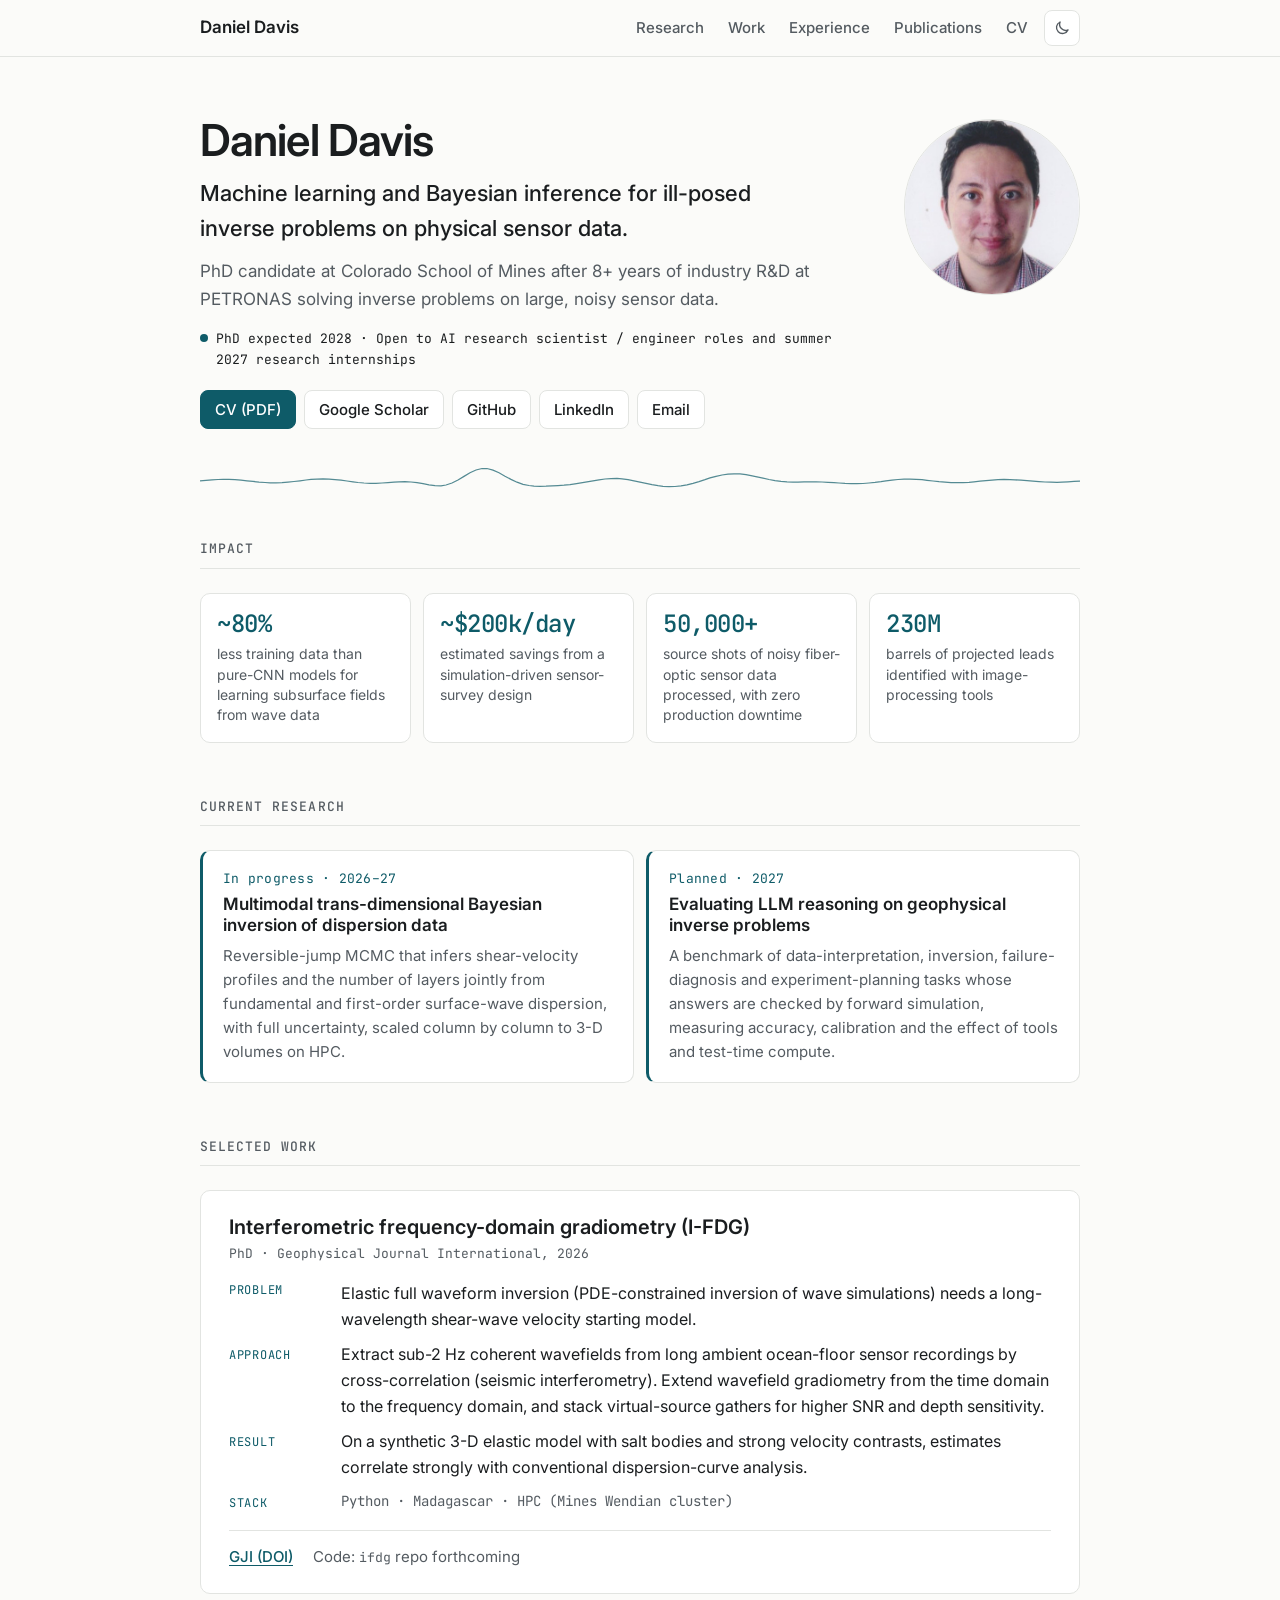
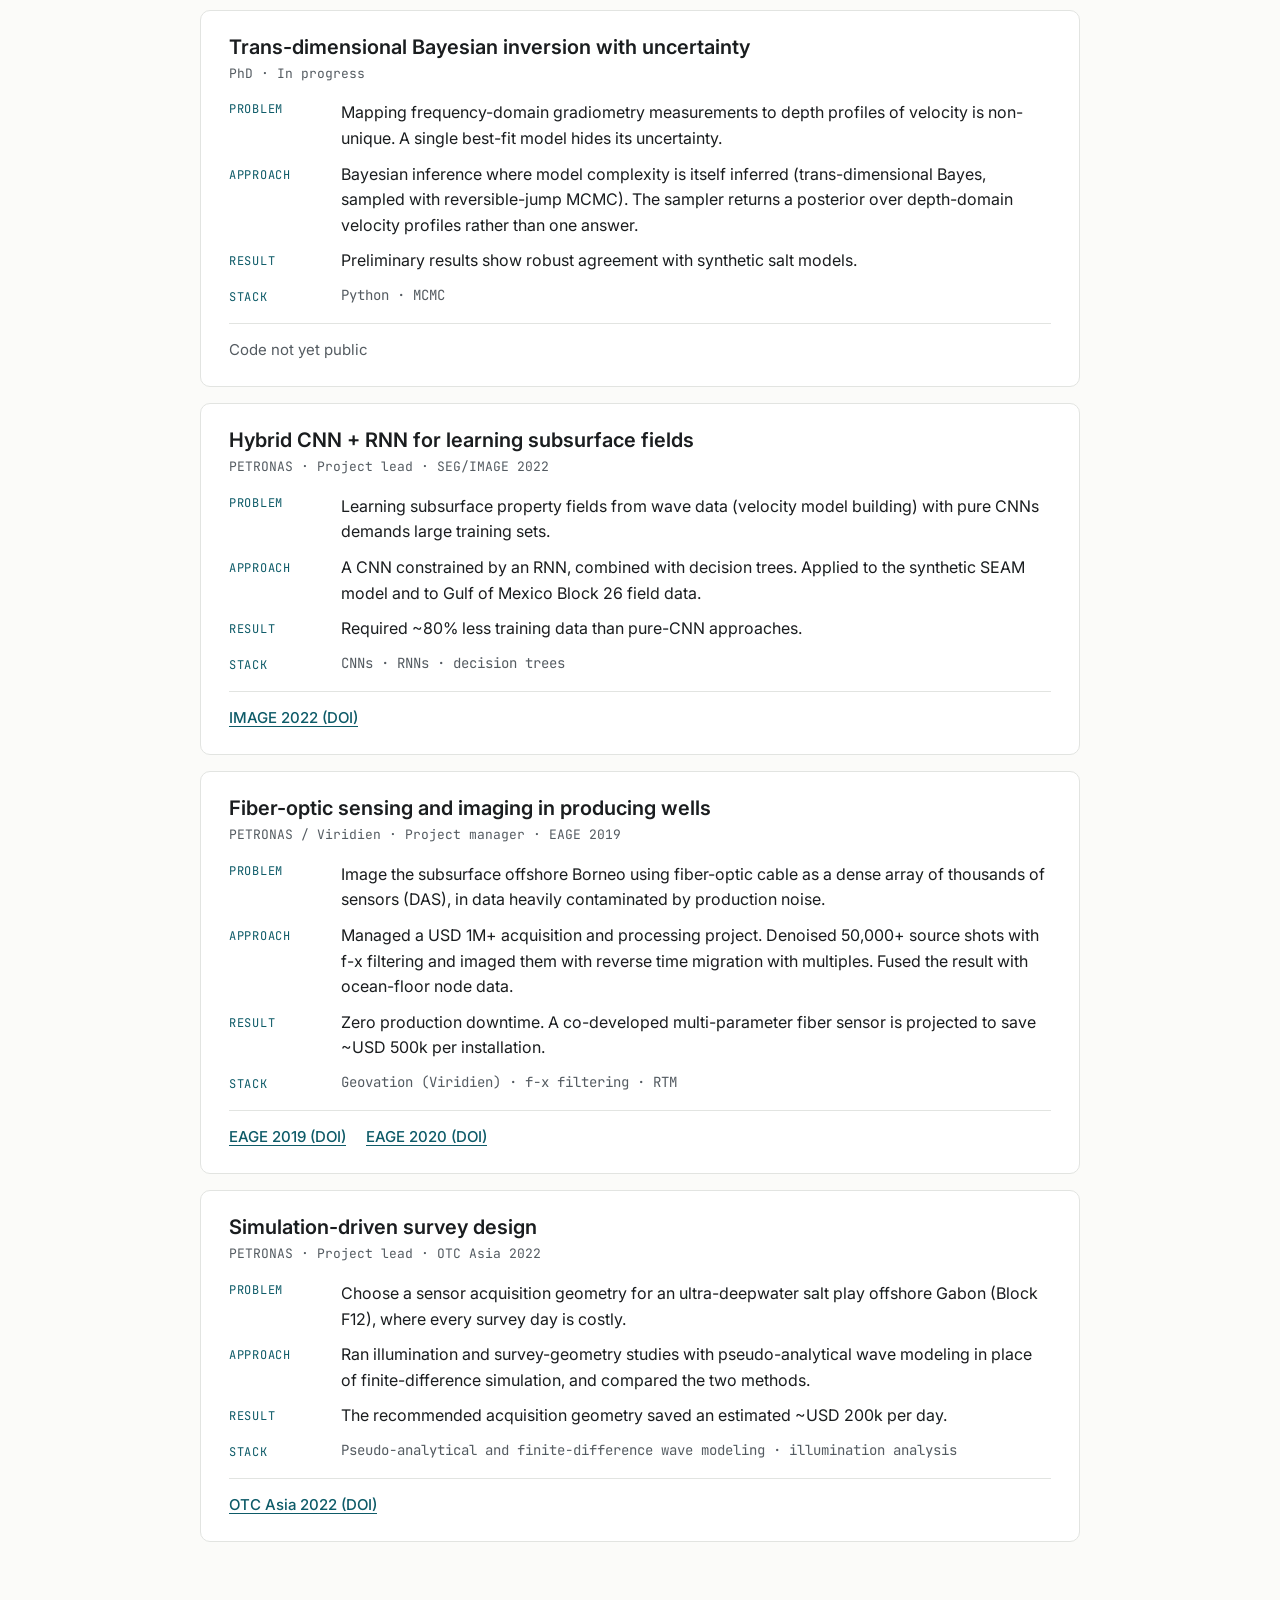
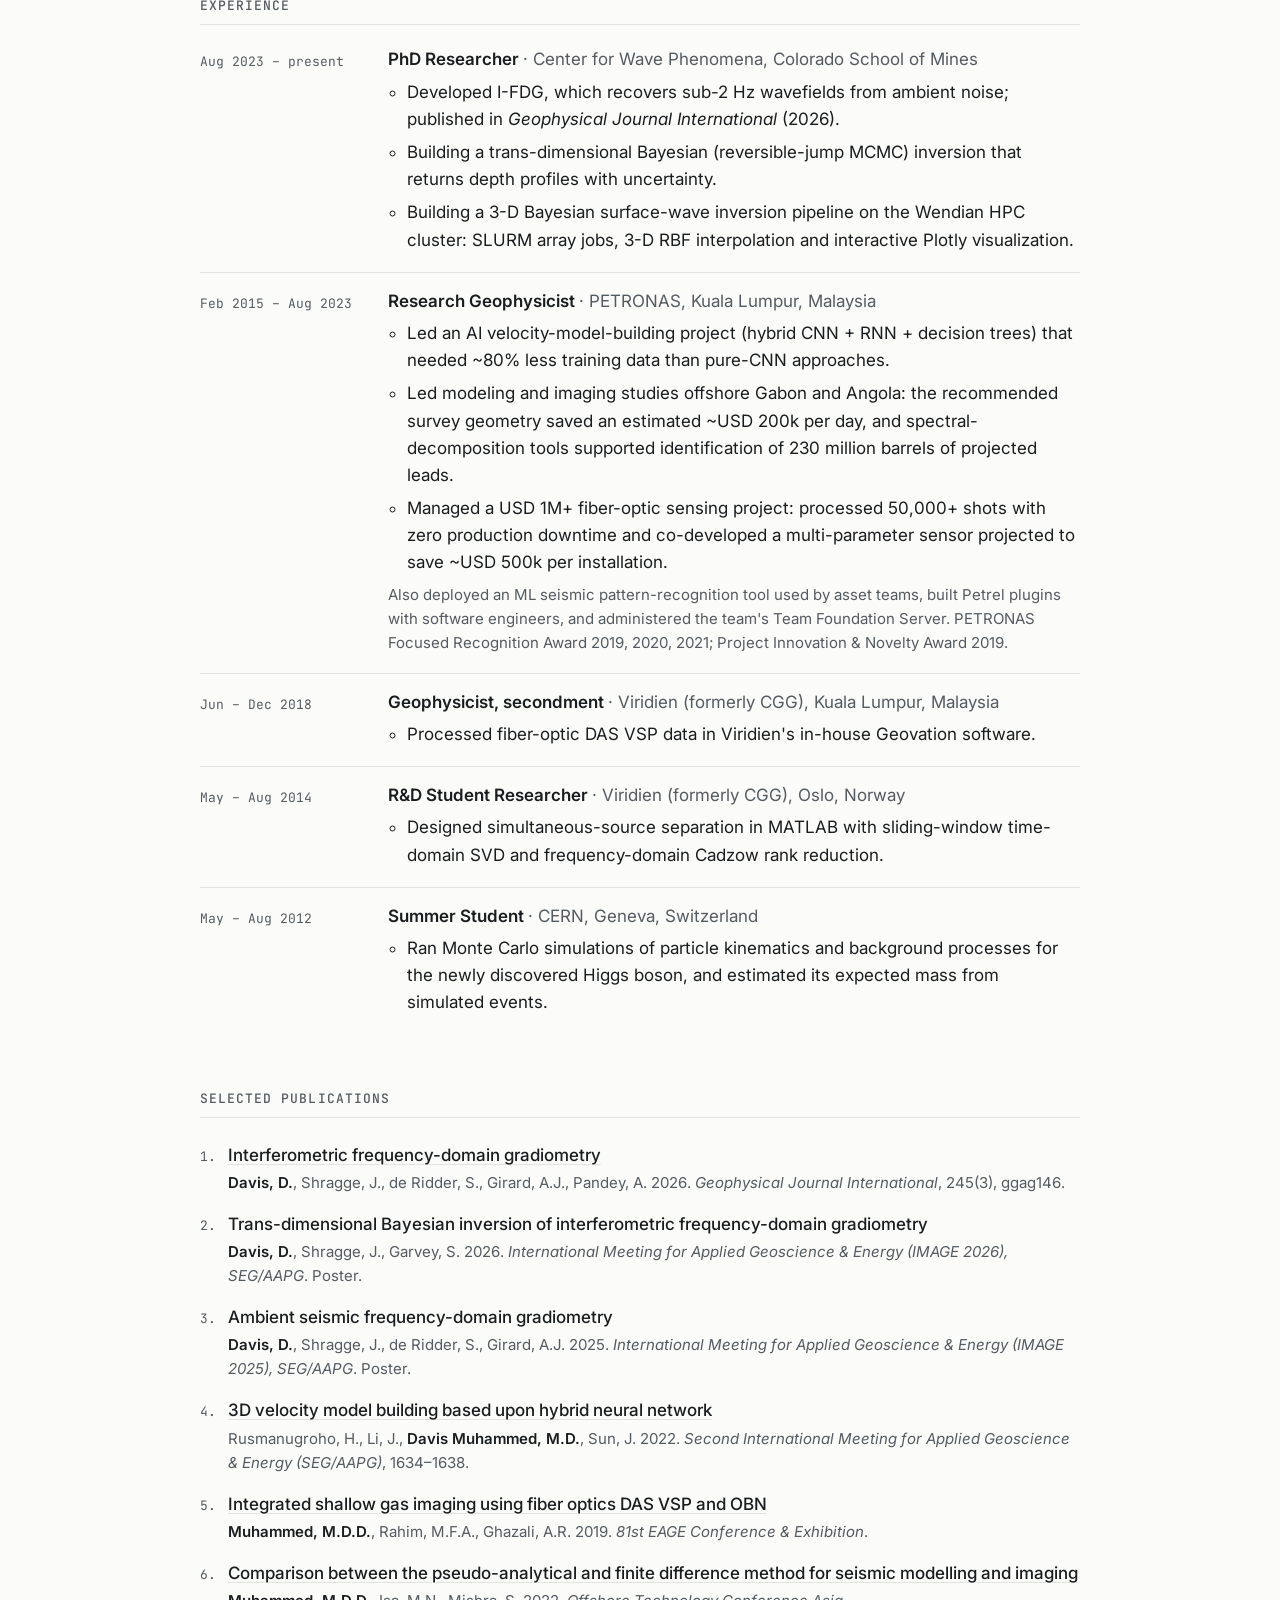
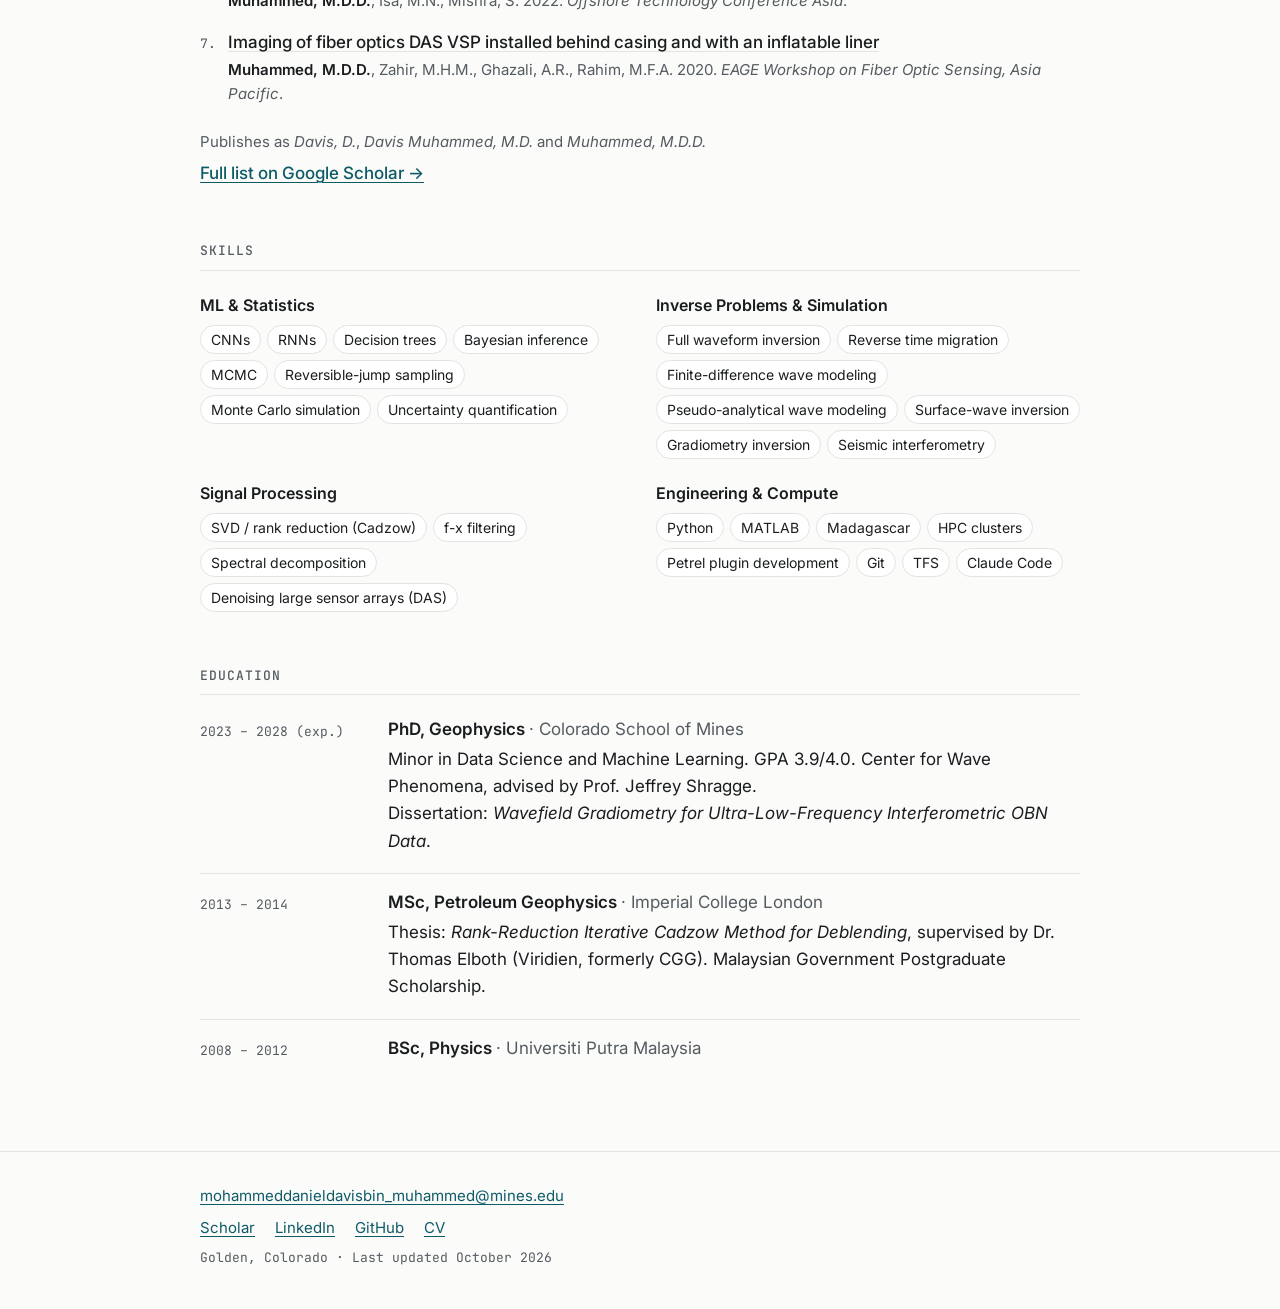
<file: index.html>
<!doctype html>
<html lang="en">
<head>
  <meta charset="utf-8">
  <meta name="viewport" content="width=device-width, initial-scale=1">
  <title>Daniel Davis · Research Scientist, Inverse Problems and Scientific ML</title>
  <meta name="description" content="Daniel Davis is a geophysics PhD candidate at Colorado School of Mines with 8+ years of industry R&amp;D. He solves ill-posed inverse problems on large, noisy sensor data with Bayesian inference, ML, and HPC.">
  <link rel="canonical" href="https://mdaniel22.github.io/">
  <meta name="color-scheme" content="light dark">
  <meta name="theme-color" content="#fbfbf9" media="(prefers-color-scheme: light)">
  <meta name="theme-color" content="#0f1416" media="(prefers-color-scheme: dark)">

  <meta property="og:type" content="profile">
  <meta property="og:title" content="Daniel Davis · Inverse Problems, Bayesian Inference, Scientific ML">
  <meta property="og:description" content="Geophysics PhD candidate (Colorado School of Mines) with 8+ years of industry R&amp;D. Open to AI research scientist and research engineer roles, and 2027 PhD research internships.">
  <meta property="og:url" content="https://mdaniel22.github.io/">
  <meta property="og:image" content="https://mdaniel22.github.io/assets/headshot.jpg">
  <meta property="og:image:alt" content="Portrait of Daniel Davis">
  <meta name="twitter:card" content="summary">
  <meta name="twitter:title" content="Daniel Davis · Inverse Problems, Bayesian Inference, Scientific ML">
  <meta name="twitter:description" content="Geophysics PhD candidate (Colorado School of Mines) with 8+ years of industry R&amp;D. Open to AI research scientist and research engineer roles, and 2027 PhD research internships.">
  <meta name="twitter:image" content="https://mdaniel22.github.io/assets/headshot.jpg">

  <link rel="preconnect" href="https://fonts.googleapis.com">
  <link rel="preconnect" href="https://fonts.gstatic.com" crossorigin>
  <link rel="stylesheet" href="https://fonts.googleapis.com/css2?family=Inter:wght@400;500;600&amp;family=JetBrains+Mono:wght@400;500&amp;display=swap">
  <link rel="stylesheet" href="styles.css">
  <script src="script.js"></script>

  <script type="application/ld+json">
  {
    "@context": "https://schema.org",
    "@type": "Person",
    "name": "Daniel Davis",
    "alternateName": "Mohammed Daniel Davis bin Muhammed",
    "url": "https://mdaniel22.github.io/",
    "image": "https://mdaniel22.github.io/assets/headshot.jpg",
    "jobTitle": "PhD Candidate, Geophysics",
    "affiliation": {
      "@type": "CollegeOrUniversity",
      "name": "Colorado School of Mines",
      "department": "Center for Wave Phenomena"
    },
    "alumniOf": [
      { "@type": "CollegeOrUniversity", "name": "Imperial College London" },
      { "@type": "CollegeOrUniversity", "name": "Universiti Putra Malaysia" }
    ],
    "address": { "@type": "PostalAddress", "addressLocality": "Golden", "addressRegion": "CO", "addressCountry": "US" },
    "sameAs": [
      "https://scholar.google.com/citations?user=xQ2FQlAAAAAJ",
      "https://www.linkedin.com/in/daniel-davis-94b38368/",
      "https://github.com/mdaniel22"
    ],
    "knowsAbout": [
      "Inverse problems",
      "Bayesian inference",
      "Markov chain Monte Carlo",
      "Reversible-jump MCMC",
      "Uncertainty quantification",
      "Scientific machine learning",
      "Full waveform inversion",
      "Seismic interferometry",
      "Wavefield gradiometry",
      "Distributed acoustic sensing",
      "High-performance computing"
    ]
  }
  </script>
</head>
<body>
  <a class="skip-link" href="#main">Skip to content</a>

  <header class="site-nav">
    <nav class="wrap nav-inner" aria-label="Primary">
      <a class="nav-brand" href="#top">Daniel Davis</a>
      <ul class="nav-links">
        <li><a href="#research">Research</a></li>
        <li><a href="#work">Work</a></li>
        <li class="nav-exp"><a href="#experience">Experience</a></li>
        <li><a href="#publications">Publications</a></li>
        <li><a href="assets/Daniel_Davis_CV.pdf">CV</a></li>
      </ul>
      <button class="theme-toggle" id="theme-toggle" type="button" aria-label="Switch to dark theme" hidden>
        <svg class="icon-moon" viewBox="0 0 24 24" width="18" height="18" aria-hidden="true"><path d="M20 14.5A8 8 0 0 1 9.5 4a8 8 0 1 0 10.5 10.5z" fill="none" stroke="currentColor" stroke-width="1.8" stroke-linejoin="round"/></svg>
        <svg class="icon-sun" viewBox="0 0 24 24" width="18" height="18" aria-hidden="true"><circle cx="12" cy="12" r="4" fill="none" stroke="currentColor" stroke-width="1.8"/><path d="M12 2v2.5M12 19.5V22M2 12h2.5M19.5 12H22M4.9 4.9l1.8 1.8M17.3 17.3l1.8 1.8M4.9 19.1l1.8-1.8M17.3 6.7l1.8-1.8" stroke="currentColor" stroke-width="1.8" stroke-linecap="round"/></svg>
      </button>
    </nav>
  </header>

  <main id="main">
    <!-- HERO -->
    <section class="hero wrap" id="top" aria-labelledby="hero-name">
      <div class="hero-grid">
        <div class="hero-text">
          <h1 id="hero-name">Daniel Davis</h1>
          <p class="hero-position">Machine learning and Bayesian inference for ill-posed inverse problems on physical sensor data.</p>
          <p class="hero-sub">PhD candidate at Colorado School of Mines after 8+ years of industry R&amp;D at PETRONAS solving inverse problems on large, noisy sensor data.</p>
          <p class="hero-status"><span class="status-dot" aria-hidden="true"></span>PhD expected 2028 · Open to AI research scientist / engineer roles and summer 2027 research internships</p>
          <ul class="hero-actions">
            <li><a class="btn btn-primary" href="assets/Daniel_Davis_CV.pdf">CV (PDF)</a></li>
            <li><a class="btn" href="https://scholar.google.com/citations?user=xQ2FQlAAAAAJ">Google Scholar</a></li>
            <li><a class="btn" href="https://github.com/mdaniel22">GitHub</a></li>
            <li><a class="btn" href="https://www.linkedin.com/in/daniel-davis-94b38368/">LinkedIn</a></li>
            <!-- TODO: swap to a personal email if the Mines address may lapse after graduation (see DEPLOY.md) -->
            <li><a class="btn" href="mailto:mohammeddanieldavisbin_muhammed@mines.edu">Email</a></li>
          </ul>
        </div>
        <img class="hero-photo" src="assets/headshot.jpg" width="389" height="389" loading="eager" decoding="async"
             alt="Portrait of Daniel Davis, head and shoulders, wearing a checked shirt against a white background">
      </div>
      <svg class="wave" viewBox="0 0 880 40" preserveAspectRatio="none" aria-hidden="true" focusable="false"><path d="M0 20.0 L6 19.4 L12 18.9 L18 18.5 L23 18.4 L29 18.4 L35 18.7 L41 19.2 L47 19.8 L53 20.4 L59 21.1 L65 21.5 L70 21.8 L76 21.8 L82 21.6 L88 21.1 L94 20.5 L100 19.8 L106 19.0 L111 18.4 L117 18.1 L123 17.9 L129 18.1 L135 18.6 L141 19.2 L147 20.0 L153 20.8 L158 21.5 L164 22.0 L170 22.3 L176 22.3 L182 22.0 L188 21.6 L194 21.1 L199 20.8 L205 20.7 L211 21.0 L217 21.7 L223 22.7 L229 23.8 L235 24.6 L241 24.8 L246 24.0 L252 22.0 L258 19.0 L264 15.4 L270 11.8 L276 9.0 L282 7.5 L287 7.5 L293 9.1 L299 11.8 L305 15.2 L311 18.4 L317 21.2 L323 23.3 L329 24.5 L334 25.1 L340 25.3 L346 25.2 L352 24.9 L358 24.6 L364 24.2 L370 23.6 L375 22.8 L381 21.9 L387 20.9 L393 19.8 L399 18.8 L405 18.0 L411 17.6 L417 17.5 L422 17.9 L428 18.7 L434 19.8 L440 21.1 L446 22.4 L452 23.7 L458 24.7 L463 25.4 L469 25.7 L475 25.5 L481 24.9 L487 23.8 L493 22.3 L499 20.6 L505 18.7 L510 16.9 L516 15.3 L522 14.0 L528 13.1 L534 12.8 L540 12.9 L546 13.6 L551 14.6 L557 15.9 L563 17.2 L569 18.5 L575 19.6 L581 20.4 L587 20.8 L593 21.0 L598 21.0 L604 20.9 L610 20.8 L616 20.8 L622 21.0 L628 21.3 L634 21.6 L639 22.0 L645 22.4 L651 22.6 L657 22.7 L663 22.5 L669 22.0 L675 21.4 L681 20.6 L686 19.8 L692 19.1 L698 18.5 L704 18.2 L710 18.1 L716 18.3 L722 18.7 L727 19.3 L733 20.0 L739 20.7 L745 21.2 L751 21.6 L757 21.7 L763 21.6 L769 21.3 L774 20.8 L780 20.2 L786 19.6 L792 19.1 L798 18.7 L804 18.5 L810 18.6 L815 18.8 L821 19.2 L827 19.7 L833 20.2 L839 20.6 L845 21.0 L851 21.2 L857 21.3 L862 21.1 L868 20.8 L874 20.4 L880 20.0" fill="none" stroke="currentColor" stroke-width="1.25" vector-effect="non-scaling-stroke"/></svg>
    </section>

    <!-- IMPACT -->
    <section class="wrap section impact" aria-labelledby="impact-h">
      <h2 class="section-label" id="impact-h">Impact</h2>
      <ul class="impact-grid">
        <li class="tile">
          <span class="metric">~80%</span>
          <span class="caption">less training data than pure-CNN models for learning subsurface fields from wave data</span>
        </li>
        <li class="tile">
          <span class="metric">~$200k/day</span>
          <span class="caption">estimated savings from a simulation-driven sensor-survey design</span>
        </li>
        <li class="tile">
          <span class="metric">50,000+</span>
          <span class="caption">source shots of noisy fiber-optic sensor data processed, with zero production downtime</span>
        </li>
        <li class="tile">
          <span class="metric">230M</span>
          <span class="caption">barrels of projected leads identified with image-processing tools</span>
        </li>
      </ul>
    </section>

    <!-- CURRENT RESEARCH: update status labels as milestones ship -->
    <section class="wrap section" id="research" aria-labelledby="research-h">
      <h2 class="section-label" id="research-h">Current research</h2>
      <ul class="directions">
        <li class="direction">
          <p class="dir-status mono">In progress · 2026–27</p>
          <h3>Multimodal trans-dimensional Bayesian inversion of dispersion data</h3>
          <p>Reversible-jump MCMC that infers shear-velocity profiles and the number of layers jointly from fundamental and first-order surface-wave dispersion, with full uncertainty, scaled column by column to 3-D volumes on HPC.</p>
        </li>
        <li class="direction">
          <p class="dir-status mono">Planned · 2027</p>
          <h3>Evaluating LLM reasoning on geophysical inverse problems</h3>
          <p>A benchmark of data-interpretation, inversion, failure-diagnosis and experiment-planning tasks whose answers are checked by forward simulation, measuring accuracy, calibration and the effect of tools and test-time compute.</p>
        </li>
      </ul>
    </section>

    <!-- WORK -->
    <section class="wrap section" id="work" aria-labelledby="work-h">
      <h2 class="section-label" id="work-h">Selected work</h2>

      <article class="card">
        <header class="card-head">
          <h3>Interferometric frequency-domain gradiometry (I-FDG)</h3>
          <p class="card-meta">PhD · Geophysical Journal International, 2026</p>
        </header>
        <dl class="pars">
          <dt>Problem</dt>
          <dd>Elastic full waveform inversion (PDE-constrained inversion of wave simulations) needs a long-wavelength shear-wave velocity starting model.</dd>
          <dt>Approach</dt>
          <dd>Extract sub-2&nbsp;Hz coherent wavefields from long ambient ocean-floor sensor recordings by cross-correlation (seismic interferometry). Extend wavefield gradiometry from the time domain to the frequency domain, and stack virtual-source gathers for higher SNR and depth sensitivity.</dd>
          <dt>Result</dt>
          <dd>On a synthetic 3-D elastic model with salt bodies and strong velocity contrasts, estimates correlate strongly with conventional dispersion-curve analysis.</dd>
          <dt>Stack</dt>
          <dd class="mono">Python · Madagascar · HPC (Mines Wendian cluster)</dd>
        </dl>
        <p class="card-links"><a href="https://doi.org/10.1093/gji/ggag146">GJI (DOI)</a><span class="soon">Code: <code>ifdg</code> repo forthcoming</span></p>
      </article>

      <article class="card">
        <header class="card-head">
          <h3>Trans-dimensional Bayesian inversion with uncertainty</h3>
          <p class="card-meta">PhD · In progress</p>
        </header>
        <dl class="pars">
          <dt>Problem</dt>
          <dd>Mapping frequency-domain gradiometry measurements to depth profiles of velocity is non-unique. A single best-fit model hides its uncertainty.</dd>
          <dt>Approach</dt>
          <dd>Bayesian inference where model complexity is itself inferred (trans-dimensional Bayes, sampled with reversible-jump MCMC). The sampler returns a posterior over depth-domain velocity profiles rather than one answer.</dd>
          <dt>Result</dt>
          <dd>Preliminary results show robust agreement with synthetic salt models.</dd>
          <dt>Stack</dt>
          <dd class="mono">Python · MCMC</dd>
        </dl>
        <p class="card-links"><span class="soon">Code not yet public</span></p>
      </article>

      <article class="card">
        <header class="card-head">
          <h3>Hybrid CNN + RNN for learning subsurface fields</h3>
          <p class="card-meta">PETRONAS · Project lead · SEG/IMAGE 2022</p>
        </header>
        <dl class="pars">
          <dt>Problem</dt>
          <dd>Learning subsurface property fields from wave data (velocity model building) with pure CNNs demands large training sets.</dd>
          <dt>Approach</dt>
          <dd>A CNN constrained by an RNN, combined with decision trees. Applied to the synthetic SEAM model and to Gulf of Mexico Block 26 field data.</dd>
          <dt>Result</dt>
          <dd>Required ~80% less training data than pure-CNN approaches.</dd>
          <dt>Stack</dt>
          <dd class="mono">CNNs · RNNs · decision trees</dd>
        </dl>
        <p class="card-links"><a href="https://doi.org/10.1190/image2022-3745433.1">IMAGE 2022 (DOI)</a></p>
      </article>

      <article class="card">
        <header class="card-head">
          <h3>Fiber-optic sensing and imaging in producing wells</h3>
          <p class="card-meta">PETRONAS / Viridien · Project manager · EAGE 2019</p>
        </header>
        <dl class="pars">
          <dt>Problem</dt>
          <dd>Image the subsurface offshore Borneo using fiber-optic cable as a dense array of thousands of sensors (DAS), in data heavily contaminated by production noise.</dd>
          <dt>Approach</dt>
          <dd>Managed a USD 1M+ acquisition and processing project. Denoised 50,000+ source shots with f-x filtering and imaged them with reverse time migration with multiples. Fused the result with ocean-floor node data.</dd>
          <dt>Result</dt>
          <dd>Zero production downtime. A co-developed multi-parameter fiber sensor is projected to save ~USD 500k per installation.</dd>
          <dt>Stack</dt>
          <dd class="mono">Geovation (Viridien) · f-x filtering · RTM</dd>
        </dl>
        <p class="card-links"><a href="https://doi.org/10.3997/2214-4609.201901251">EAGE 2019 (DOI)</a><a href="https://doi.org/10.3997/2214-4609.202070028">EAGE 2020 (DOI)</a></p>
      </article>

      <article class="card">
        <header class="card-head">
          <h3>Simulation-driven survey design</h3>
          <p class="card-meta">PETRONAS · Project lead · OTC Asia 2022</p>
        </header>
        <dl class="pars">
          <dt>Problem</dt>
          <dd>Choose a sensor acquisition geometry for an ultra-deepwater salt play offshore Gabon (Block F12), where every survey day is costly.</dd>
          <dt>Approach</dt>
          <dd>Ran illumination and survey-geometry studies with pseudo-analytical wave modeling in place of finite-difference simulation, and compared the two methods.</dd>
          <dt>Result</dt>
          <dd>The recommended acquisition geometry saved an estimated ~USD 200k per day.</dd>
          <dt>Stack</dt>
          <dd class="mono">Pseudo-analytical and finite-difference wave modeling · illumination analysis</dd>
        </dl>
        <p class="card-links"><a href="https://doi.org/10.4043/31687-MS">OTC Asia 2022 (DOI)</a></p>
      </article>
    </section>

    <!-- EXPERIENCE -->
    <section class="wrap section" id="experience" aria-labelledby="exp-h">
      <h2 class="section-label" id="exp-h">Experience</h2>
      <ol class="timeline">
        <li class="tl-item">
          <p class="tl-date">Aug 2023 – present</p>
          <div>
            <h3>PhD Researcher <span class="org">· Center for Wave Phenomena, Colorado School of Mines</span></h3>
            <ul>
              <li>Developed I-FDG, which recovers sub-2&nbsp;Hz wavefields from ambient noise; published in <em>Geophysical Journal International</em> (2026).</li>
              <li>Building a trans-dimensional Bayesian (reversible-jump MCMC) inversion that returns depth profiles with uncertainty.</li>
              <li>Building a 3-D Bayesian surface-wave inversion pipeline on the Wendian HPC cluster: SLURM array jobs, 3-D RBF interpolation and interactive Plotly visualization.</li>
            </ul>
          </div>
        </li>
        <li class="tl-item">
          <p class="tl-date">Feb 2015 – Aug 2023</p>
          <div>
            <h3>Research Geophysicist <span class="org">· PETRONAS, Kuala Lumpur, Malaysia</span></h3>
            <ul>
              <li>Led an AI velocity-model-building project (hybrid CNN + RNN + decision trees) that needed ~80% less training data than pure-CNN approaches.</li>
              <li>Led modeling and imaging studies offshore Gabon and Angola: the recommended survey geometry saved an estimated ~USD 200k per day, and spectral-decomposition tools supported identification of 230 million barrels of projected leads.</li>
              <li>Managed a USD 1M+ fiber-optic sensing project: processed 50,000+ shots with zero production downtime and co-developed a multi-parameter sensor projected to save ~USD 500k per installation.</li>
            </ul>
            <p class="tl-note">Also deployed an ML seismic pattern-recognition tool used by asset teams, built Petrel plugins with software engineers, and administered the team's Team Foundation Server. PETRONAS Focused Recognition Award 2019, 2020, 2021; Project Innovation &amp; Novelty Award 2019.</p>
          </div>
        </li>
        <li class="tl-item">
          <p class="tl-date">Jun – Dec 2018</p>
          <div>
            <h3>Geophysicist, secondment <span class="org">· Viridien (formerly CGG), Kuala Lumpur, Malaysia</span></h3>
            <ul>
              <li>Processed fiber-optic DAS VSP data in Viridien's in-house Geovation software.</li>
            </ul>
          </div>
        </li>
        <li class="tl-item">
          <p class="tl-date">May – Aug 2014</p>
          <div>
            <h3>R&amp;D Student Researcher <span class="org">· Viridien (formerly CGG), Oslo, Norway</span></h3>
            <ul>
              <li>Designed simultaneous-source separation in MATLAB with sliding-window time-domain SVD and frequency-domain Cadzow rank reduction.</li>
            </ul>
          </div>
        </li>
        <li class="tl-item">
          <p class="tl-date">May – Aug 2012</p>
          <div>
            <h3>Summer Student <span class="org">· CERN, Geneva, Switzerland</span></h3>
            <ul>
              <li>Ran Monte Carlo simulations of particle kinematics and background processes for the newly discovered Higgs boson, and estimated its expected mass from simulated events.</li>
            </ul>
          </div>
        </li>
      </ol>
    </section>

    <!-- PUBLICATIONS -->
    <section class="wrap section" id="publications" aria-labelledby="pub-h">
      <h2 class="section-label" id="pub-h">Selected publications</h2>
      <ol class="pubs">
        <li>
          <p class="pub-title"><a href="https://doi.org/10.1093/gji/ggag146">Interferometric frequency-domain gradiometry</a></p>
          <p class="pub-meta"><strong>Davis, D.</strong>, Shragge, J., de Ridder, S., Girard, A.J., Pandey, A. 2026. <em>Geophysical Journal International</em>, 245(3), ggag146.</p>
        </li>
        <li>
          <p class="pub-title">Trans-dimensional Bayesian inversion of interferometric frequency-domain gradiometry</p>
          <p class="pub-meta"><strong>Davis, D.</strong>, Shragge, J., Garvey, S. 2026. <em>International Meeting for Applied Geoscience &amp; Energy (IMAGE 2026), SEG/AAPG</em>. Poster.</p>
        </li>
        <li>
          <p class="pub-title">Ambient seismic frequency-domain gradiometry</p>
          <p class="pub-meta"><strong>Davis, D.</strong>, Shragge, J., de Ridder, S., Girard, A.J. 2025. <em>International Meeting for Applied Geoscience &amp; Energy (IMAGE 2025), SEG/AAPG</em>. Poster.</p>
        </li>
        <li>
          <p class="pub-title"><a href="https://doi.org/10.1190/image2022-3745433.1">3D velocity model building based upon hybrid neural network</a></p>
          <p class="pub-meta">Rusmanugroho, H., Li, J., <strong>Davis Muhammed, M.D.</strong>, Sun, J. 2022. <em>Second International Meeting for Applied Geoscience &amp; Energy (SEG/AAPG)</em>, 1634–1638.</p>
        </li>
        <li>
          <p class="pub-title"><a href="https://doi.org/10.3997/2214-4609.201901251">Integrated shallow gas imaging using fiber optics DAS VSP and OBN</a></p>
          <p class="pub-meta"><strong>Muhammed, M.D.D.</strong>, Rahim, M.F.A., Ghazali, A.R. 2019. <em>81st EAGE Conference &amp; Exhibition</em>.</p>
        </li>
        <li>
          <p class="pub-title"><a href="https://doi.org/10.4043/31687-MS">Comparison between the pseudo-analytical and finite difference method for seismic modelling and imaging</a></p>
          <p class="pub-meta"><strong>Muhammed, M.D.D.</strong>, Isa, M.N., Mishra, S. 2022. <em>Offshore Technology Conference Asia</em>.</p>
        </li>
        <li>
          <p class="pub-title"><a href="https://doi.org/10.3997/2214-4609.202070028">Imaging of fiber optics DAS VSP installed behind casing and with an inflatable liner</a></p>
          <p class="pub-meta"><strong>Muhammed, M.D.D.</strong>, Zahir, M.H.M., Ghazali, A.R., Rahim, M.F.A. 2020. <em>EAGE Workshop on Fiber Optic Sensing, Asia Pacific</em>.</p>
        </li>
      </ol>
      <p class="pub-note">Publishes as <em>Davis, D.</em>, <em>Davis Muhammed, M.D.</em> and <em>Muhammed, M.D.D.</em></p>
      <p><a class="more" href="https://scholar.google.com/citations?user=xQ2FQlAAAAAJ">Full list on Google Scholar →</a></p>
    </section>

    <!-- SKILLS -->
    <section class="wrap section" id="skills" aria-labelledby="skills-h">
      <h2 class="section-label" id="skills-h">Skills</h2>
      <div class="skills">
        <div class="skill-group">
          <h3>ML &amp; Statistics</h3>
          <ul class="chips">
            <li>CNNs</li><li>RNNs</li><li>Decision trees</li><li>Bayesian inference</li><li>MCMC</li><li>Reversible-jump sampling</li><li>Monte Carlo simulation</li><li>Uncertainty quantification</li><!-- TODO: add PyTorch once used -->
          </ul>
        </div>
        <div class="skill-group">
          <h3>Inverse Problems &amp; Simulation</h3>
          <ul class="chips">
            <li>Full waveform inversion</li><li>Reverse time migration</li><li>Finite-difference wave modeling</li><li>Pseudo-analytical wave modeling</li><li>Surface-wave inversion</li><li>Gradiometry inversion</li><li>Seismic interferometry</li>
          </ul>
        </div>
        <div class="skill-group">
          <h3>Signal Processing</h3>
          <ul class="chips">
            <li>SVD / rank reduction (Cadzow)</li><li>f-x filtering</li><li>Spectral decomposition</li><li>Denoising large sensor arrays (DAS)</li>
          </ul>
        </div>
        <div class="skill-group">
          <h3>Engineering &amp; Compute</h3>
          <ul class="chips">
            <li>Python</li><li>MATLAB</li><li>Madagascar</li><li>HPC clusters</li><li>Petrel plugin development</li><li>Git</li><li>TFS</li><li>Claude Code</li>
          </ul>
        </div>
      </div>
    </section>

    <!-- EDUCATION -->
    <section class="wrap section" id="education" aria-labelledby="edu-h">
      <h2 class="section-label" id="edu-h">Education</h2>
      <ol class="timeline">
        <li class="tl-item">
          <p class="tl-date">2023 – 2028 (exp.)</p>
          <div>
            <h3>PhD, Geophysics <span class="org">· Colorado School of Mines</span></h3>
            <p>Minor in Data Science and Machine Learning. GPA 3.9/4.0. Center for Wave Phenomena, advised by Prof. Jeffrey Shragge.<br>
            Dissertation: <em>Wavefield Gradiometry for Ultra-Low-Frequency Interferometric OBN Data</em>.</p>
          </div>
        </li>
        <li class="tl-item">
          <p class="tl-date">2013 – 2014</p>
          <div>
            <h3>MSc, Petroleum Geophysics <span class="org">· Imperial College London</span></h3>
            <p>Thesis: <em>Rank-Reduction Iterative Cadzow Method for Deblending</em>, supervised by Dr. Thomas Elboth (Viridien, formerly CGG). Malaysian Government Postgraduate Scholarship.</p>
          </div>
        </li>
        <li class="tl-item">
          <p class="tl-date">2008 – 2012</p>
          <div>
            <h3>BSc, Physics <span class="org">· Universiti Putra Malaysia</span></h3>
          </div>
        </li>
      </ol>
    </section>
  </main>

  <footer class="site-footer">
    <div class="wrap footer-inner">
      <p><a href="mailto:mohammeddanieldavisbin_muhammed@mines.edu">mohammeddanieldavisbin_muhammed@mines.edu</a></p>
      <p class="footer-links">
        <a href="https://scholar.google.com/citations?user=xQ2FQlAAAAAJ">Scholar</a>
        <a href="https://www.linkedin.com/in/daniel-davis-94b38368/">LinkedIn</a>
        <a href="https://github.com/mdaniel22">GitHub</a>
        <a href="assets/Daniel_Davis_CV.pdf">CV</a>
      </p>
      <p class="footer-meta">Golden, Colorado · Last updated October 2026</p>
    </div>
  </footer>
</body>
</html>
</file>
<file: styles.css>
/* ---------- Tokens ---------- */
:root {
  --bg: #fbfbf9;
  --surface: #ffffff;
  --text: #1a1d1f;
  --muted: #545b61;
  --border: #e2e4e1;
  --accent: #0e5b68;
  --accent-hover: #0a4652;
  --accent-ink: #ffffff;
  --accent-soft: #e5eff0;
  --wave: #0e5b68;
  --todo-bg: #fff3d1;
  --todo-text: #5c4300;
  --todo-border: #e8c766;

  --font-sans: "Inter", system-ui, -apple-system, "Segoe UI", Roboto, sans-serif;
  --font-mono: "JetBrains Mono", ui-monospace, SFMono-Regular, Menlo, Consolas, monospace;

  --step--1: 0.8125rem;  /* 13px */
  --step-0: 1.0625rem;   /* 17px */
  --step-1: 1.25rem;     /* 20px */
  --step-2: 1.5rem;      /* 24px */
  --step-4: 2.75rem;     /* 44px */

  --wrap: 880px;
  --gutter: 16px;
  --radius: 10px;
  color-scheme: light;
}

@media (prefers-color-scheme: dark) {
  :root:not([data-theme="light"]) {
    --bg: #0f1416;
    --surface: #151c1f;
    --text: #e6e9ea;
    --muted: #a3adb2;
    --border: #263237;
    --accent: #6cc3cf;
    --accent-hover: #8fd3dc;
    --accent-ink: #0b1214;
    --accent-soft: #15292d;
    --wave: #6cc3cf;
    --todo-bg: #3a2f10;
    --todo-text: #f3d68c;
    --todo-border: #7a6224;
    color-scheme: dark;
  }
}

:root[data-theme="dark"] {
  --bg: #0f1416;
  --surface: #151c1f;
  --text: #e6e9ea;
  --muted: #a3adb2;
  --border: #263237;
  --accent: #6cc3cf;
  --accent-hover: #8fd3dc;
  --accent-ink: #0b1214;
  --accent-soft: #15292d;
  --wave: #6cc3cf;
  --todo-bg: #3a2f10;
  --todo-text: #f3d68c;
  --todo-border: #7a6224;
  color-scheme: dark;
}

/* ---------- Base ---------- */
*, *::before, *::after { box-sizing: border-box; }

html {
  -webkit-text-size-adjust: 100%;
  scroll-padding-top: 72px;
}

@media (prefers-reduced-motion: no-preference) {
  html { scroll-behavior: smooth; }
}

body {
  margin: 0;
  background: var(--bg);
  color: var(--text);
  font-family: var(--font-sans);
  font-size: var(--step-0);
  line-height: 1.6;
  text-rendering: optimizeLegibility;
  -webkit-font-smoothing: antialiased;
  overflow-wrap: break-word;
}

h1, h2, h3 { line-height: 1.25; margin: 0; font-weight: 600; }
p { margin: 0; }
ul, ol { margin: 0; padding: 0; }
img { max-width: 100%; height: auto; display: block; }

a { color: var(--accent); text-decoration-thickness: 1px; text-underline-offset: 3px; }
a:hover { color: var(--accent-hover); }

:focus-visible {
  outline: 2px solid var(--accent);
  outline-offset: 3px;
  border-radius: 4px;
}

code, .mono { font-family: var(--font-mono); font-size: 0.875em; }

.wrap {
  width: 100%;
  max-width: calc(var(--wrap) + 2 * var(--gutter));
  margin: 0 auto;
  padding: 0 var(--gutter);
}

@media (min-width: 640px) {
  :root { --gutter: 32px; }
}

.skip-link {
  position: absolute;
  left: var(--gutter);
  top: -100px;
  background: var(--accent);
  color: var(--accent-ink);
  padding: 8px 14px;
  border-radius: 6px;
  z-index: 100;
}
.skip-link:focus { top: 8px; color: var(--accent-ink); }

.todo {
  background: var(--todo-bg);
  color: var(--todo-text);
  border: 1px dashed var(--todo-border);
  border-radius: 4px;
  padding: 0 6px;
  font-family: var(--font-mono);
  font-size: 0.8125rem;
  font-style: normal;
}

/* ---------- Nav ---------- */
.site-nav {
  position: sticky;
  top: 0;
  z-index: 50;
  background: color-mix(in srgb, var(--bg) 92%, transparent);
  border-bottom: 1px solid var(--border);
}
@supports (backdrop-filter: blur(8px)) {
  .site-nav { backdrop-filter: blur(8px); }
}

.nav-inner {
  display: flex;
  align-items: center;
  gap: 16px;
  height: 56px;
}

.nav-brand {
  font-weight: 600;
  color: var(--text);
  text-decoration: none;
  margin-right: auto;
  white-space: nowrap;
}

.nav-links {
  list-style: none;
  display: flex;
  gap: 14px;
  font-size: 0.875rem;
}
.nav-links a { color: var(--muted); text-decoration: none; font-weight: 500; }
.nav-links a:hover { color: var(--text); }

.theme-toggle {
  display: inline-flex;
  align-items: center;
  justify-content: center;
  width: 36px;
  height: 36px;
  border: 1px solid var(--border);
  border-radius: 8px;
  background: var(--surface);
  color: var(--muted);
  cursor: pointer;
  flex-shrink: 0;
}
.theme-toggle[hidden] { display: none; }
.theme-toggle:hover { color: var(--text); }
.theme-toggle .icon-sun { display: none; }
:root[data-theme="dark"] .theme-toggle .icon-sun { display: block; }
:root[data-theme="dark"] .theme-toggle .icon-moon { display: none; }

@media (max-width: 479px) {
  .nav-brand { position: absolute; width: 1px; height: 1px; overflow: hidden; clip: rect(0 0 0 0); }
  .nav-links { margin-right: auto; gap: 12px; }
}
@media (min-width: 640px) {
  .nav-links { gap: 24px; font-size: 0.9375rem; }
}

/* ---------- Hero ---------- */
.hero { padding-top: 40px; }

.hero-grid {
  display: grid;
  grid-template-columns: 1fr;
  gap: 20px;
}

.hero-photo {
  width: 112px;
  height: 112px;
  border-radius: 50%;
  object-fit: cover;
  border: 1px solid var(--border);
  order: -1;
}

h1 {
  font-size: 2.25rem;
  letter-spacing: -0.02em;
}

.hero-position {
  font-size: var(--step-1);
  font-weight: 500;
  margin-top: 8px;
  max-width: 40ch;
}

.hero-sub {
  color: var(--muted);
  margin-top: 12px;
  max-width: 60ch;
}

.hero-status {
  font-family: var(--font-mono);
  font-size: var(--step--1);
  color: var(--text);
  margin-top: 16px;
  display: flex;
  align-items: baseline;
  gap: 8px;
}
.status-dot {
  width: 8px;
  height: 8px;
  border-radius: 50%;
  background: var(--accent);
  flex-shrink: 0;
  transform: translateY(-1px);
}

.hero-actions {
  list-style: none;
  display: flex;
  flex-wrap: wrap;
  gap: 8px;
  margin-top: 20px;
}

.btn {
  display: inline-block;
  padding: 8px 14px;
  border: 1px solid var(--border);
  border-radius: 8px;
  background: var(--surface);
  color: var(--text);
  font-size: 0.9375rem;
  font-weight: 500;
  text-decoration: none;
  line-height: 1.4;
}
.btn:hover { border-color: var(--accent); color: var(--accent); }
.btn-primary { background: var(--accent); border-color: var(--accent); color: var(--accent-ink); }
.btn-primary:hover { background: var(--accent-hover); border-color: var(--accent-hover); color: var(--accent-ink); }

.wave {
  display: block;
  width: 100%;
  height: 40px;
  margin-top: 32px;
  color: var(--wave);
  opacity: 0.7;
}

@media (min-width: 720px) {
  .hero { padding-top: 56px; }
  .hero-grid {
    grid-template-columns: 1fr auto;
    align-items: start;
    gap: 40px;
  }
  .hero-photo { width: 176px; height: 176px; order: 0; margin-top: 6px; }
  h1 { font-size: var(--step-4); }
  .hero-position { font-size: 1.375rem; }
}

/* ---------- Sections ---------- */
.section { padding-top: 56px; }
.section:last-of-type { padding-bottom: 72px; }

.section-label {
  font-family: var(--font-mono);
  font-size: var(--step--1);
  font-weight: 500;
  letter-spacing: 0.08em;
  text-transform: uppercase;
  color: var(--muted);
  padding-bottom: 10px;
  border-bottom: 1px solid var(--border);
  margin-bottom: 24px;
}

/* ---------- Impact ---------- */
.impact { padding-top: 40px; }

.impact-grid {
  list-style: none;
  display: grid;
  grid-template-columns: repeat(2, minmax(0, 1fr));
  gap: 12px;
}
@media (min-width: 760px) {
  .impact-grid { grid-template-columns: repeat(4, minmax(0, 1fr)); }
}

.tile {
  background: var(--surface);
  border: 1px solid var(--border);
  border-radius: var(--radius);
  padding: 16px;
  display: flex;
  flex-direction: column;
  gap: 6px;
}
.metric {
  font-family: var(--font-mono);
  font-size: 1.5rem;
  font-weight: 500;
  color: var(--accent);
  letter-spacing: -0.02em;
  line-height: 1.2;
}
.caption { font-size: 0.875rem; color: var(--muted); line-height: 1.45; }

/* ---------- Work cards ---------- */
.card {
  background: var(--surface);
  border: 1px solid var(--border);
  border-radius: var(--radius);
  padding: 20px;
}
.card + .card { margin-top: 16px; }

.card-head h3 { font-size: var(--step-1); }
.card-meta {
  font-family: var(--font-mono);
  font-size: var(--step--1);
  color: var(--muted);
  margin-top: 4px;
}

.pars {
  margin: 16px 0 0;
  display: grid;
  grid-template-columns: 1fr;
}
.pars dt {
  font-family: var(--font-mono);
  font-size: 0.75rem;
  letter-spacing: 0.06em;
  text-transform: uppercase;
  color: var(--accent);
  margin-top: 10px;
}
.pars dt:first-child { margin-top: 0; }
.pars dd { margin: 2px 0 0; font-size: 1rem; }
.pars dd.mono { font-size: 0.875rem; color: var(--muted); }

@media (min-width: 640px) {
  .card { padding: 24px 28px; }
  .pars { grid-template-columns: 96px 1fr; column-gap: 16px; row-gap: 10px; }
  .pars dt { margin-top: 4px; }
  .pars dd { margin: 0; }
}

.card-links {
  display: flex;
  flex-wrap: wrap;
  gap: 8px 20px;
  margin-top: 16px;
  padding-top: 14px;
  border-top: 1px solid var(--border);
  font-size: 0.9375rem;
}
.card-links a { font-weight: 500; }
.soon { color: var(--muted); font-size: 0.9375rem; }

/* ---------- Timeline ---------- */
.timeline { list-style: none; }
.tl-item {
  display: grid;
  grid-template-columns: 1fr;
  gap: 4px;
  padding: 18px 0;
  border-bottom: 1px solid var(--border);
}
.tl-item:first-child { padding-top: 0; }
.tl-item:last-child { border-bottom: 0; }

.tl-date {
  font-family: var(--font-mono);
  font-size: var(--step--1);
  color: var(--muted);
  padding-top: 3px;
}
.tl-item h3 { font-size: 1.0625rem; }
.org { font-weight: 400; color: var(--muted); }

.tl-item ul { margin-top: 8px; padding-left: 1.1em; }
.tl-item li + li { margin-top: 6px; }
.tl-item p:not(.tl-date) { margin-top: 6px; }
.tl-note { font-size: 0.9375rem; color: var(--muted); }

@media (min-width: 640px) {
  .tl-item { grid-template-columns: 168px 1fr; gap: 20px; }
}

/* ---------- Publications ---------- */
.pubs { padding-left: 1.4em; }
.pubs li { padding-left: 4px; }
.pubs li + li { margin-top: 16px; }
.pubs li::marker { font-family: var(--font-mono); font-size: var(--step--1); color: var(--muted); }
.pub-title { font-weight: 500; }
.pub-title a { color: var(--text); text-decoration-color: var(--border); }
.pub-title a:hover { color: var(--accent); text-decoration-color: currentColor; }
.pub-meta { font-size: 0.9375rem; color: var(--muted); margin-top: 2px; }
.pub-meta strong { color: var(--text); font-weight: 600; }
.pub-note { margin-top: 24px; font-size: 0.9375rem; color: var(--muted); }
.more { display: inline-block; margin-top: 6px; font-weight: 500; }

/* ---------- Skills ---------- */
.skills { display: grid; gap: 24px; }
@media (min-width: 720px) { .skills { grid-template-columns: 1fr 1fr; column-gap: 32px; } }
.skill-group h3 { font-size: 1rem; margin-bottom: 10px; }
.chips { list-style: none; display: flex; flex-wrap: wrap; gap: 6px; }
.chips li {
  font-size: 0.875rem;
  padding: 3px 10px;
  border: 1px solid var(--border);
  border-radius: 999px;
  background: var(--surface);
  line-height: 1.5;
}
.chips li.todo { border-radius: 999px; border-style: dashed; background: var(--todo-bg); }

/* ---------- Footer ---------- */
.site-footer { border-top: 1px solid var(--border); padding: 32px 0 40px; }
.footer-inner { display: grid; gap: 8px; font-size: 0.9375rem; }
.footer-inner a { word-break: break-all; }
.footer-links { display: flex; flex-wrap: wrap; gap: 6px 20px; }
.footer-links a { word-break: normal; }
.footer-meta { font-family: var(--font-mono); font-size: var(--step--1); color: var(--muted); }

/* ---------- 404 ---------- */
.notfound { min-height: 70vh; display: flex; flex-direction: column; justify-content: center; gap: 16px; padding-top: 48px; padding-bottom: 48px; }
.notfound .code { font-family: var(--font-mono); color: var(--accent); font-size: var(--step--1); letter-spacing: 0.08em; }
.notfound h1 { font-size: 2rem; }
.notfound p { color: var(--muted); }

@media (prefers-reduced-motion: reduce) {
  *, *::before, *::after { transition: none !important; animation: none !important; scroll-behavior: auto !important; }
}

@media print {
  .site-nav, .wave, .theme-toggle, .skip-link { display: none !important; }
  body { background: #fff; color: #000; }
}

/* ---------- Current research ---------- */
.directions { list-style: none; display: grid; gap: 12px; }
@media (min-width: 720px) { .directions { grid-template-columns: 1fr 1fr; } }
.direction {
  background: var(--surface);
  border: 1px solid var(--border);
  border-left: 3px solid var(--accent);
  border-radius: var(--radius);
  padding: 18px 20px;
}
.direction h3 { font-size: 1.0625rem; margin-top: 4px; }
.direction p:last-child { font-size: 0.9375rem; color: var(--muted); margin-top: 8px; }
.dir-status { font-size: var(--step--1); color: var(--accent); letter-spacing: 0.02em; }
@media (max-width: 419px) { .nav-links .nav-exp { display: none; } }
</file>
